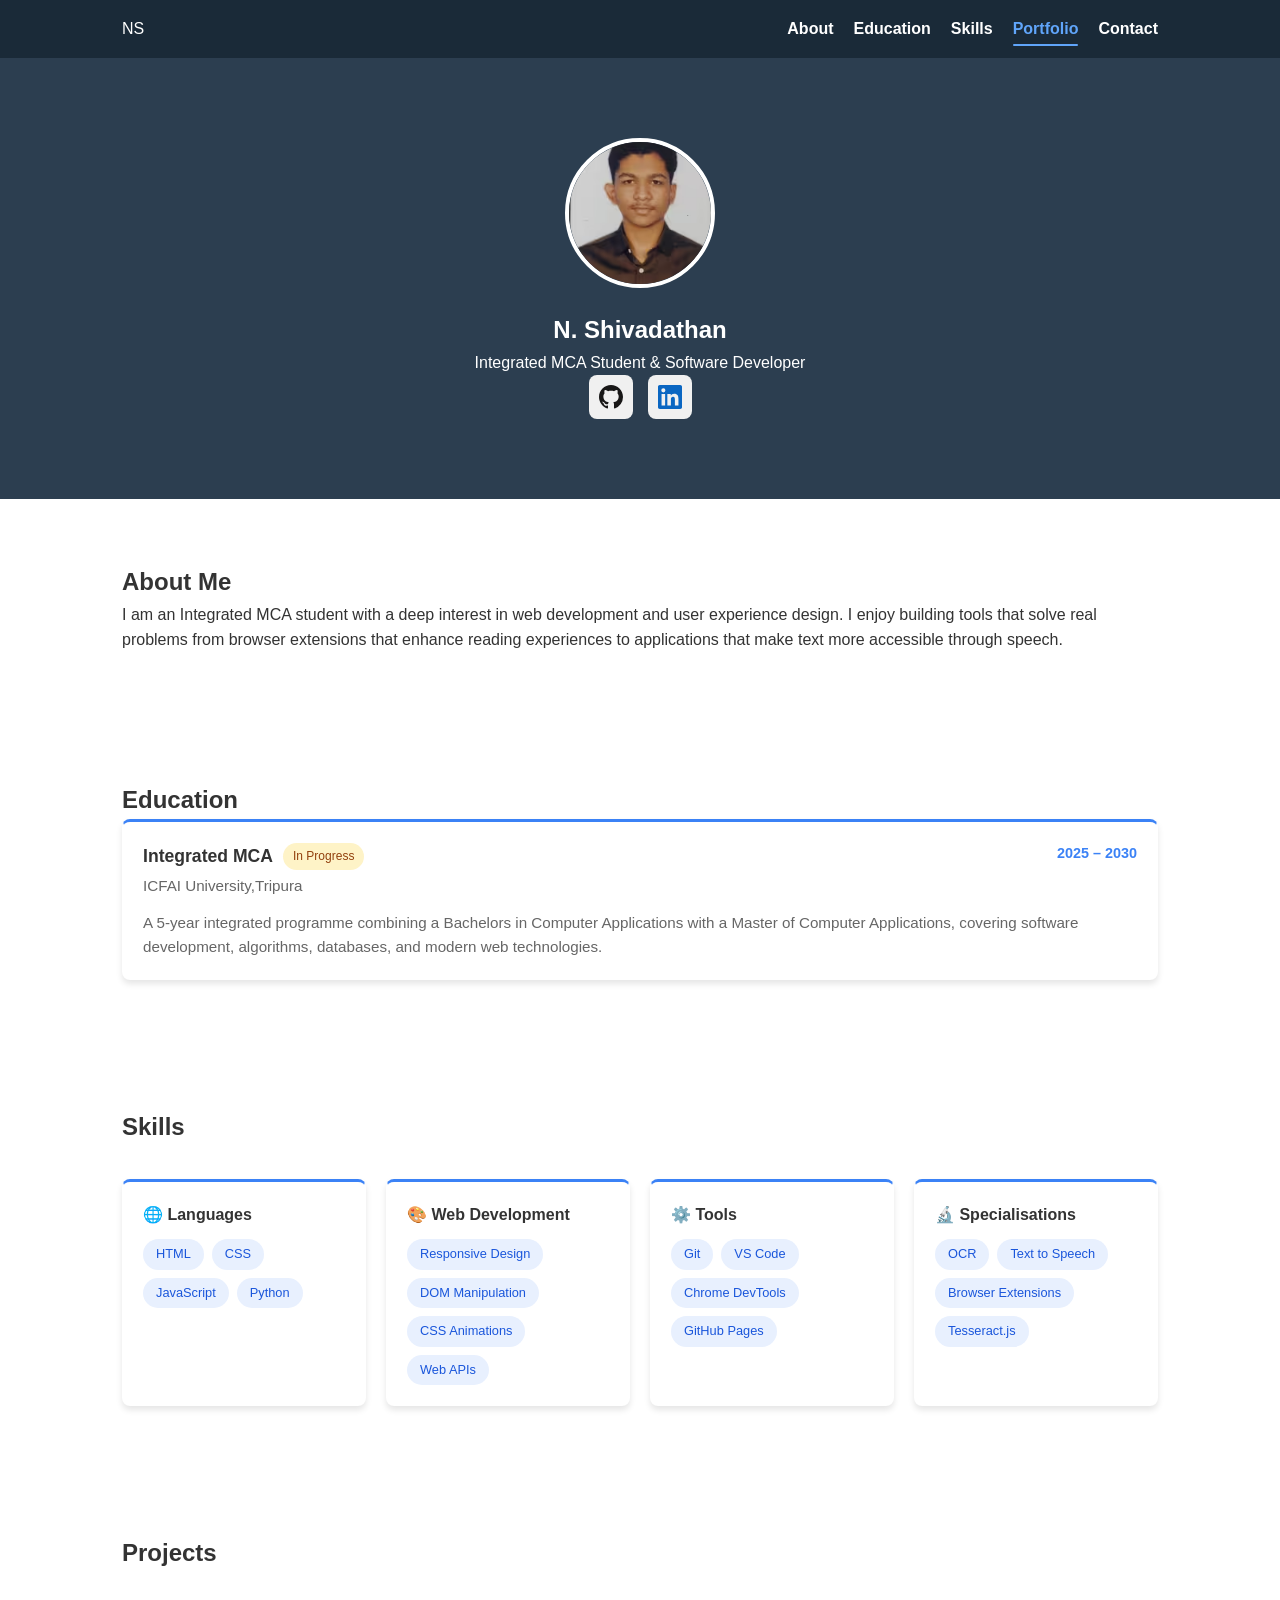
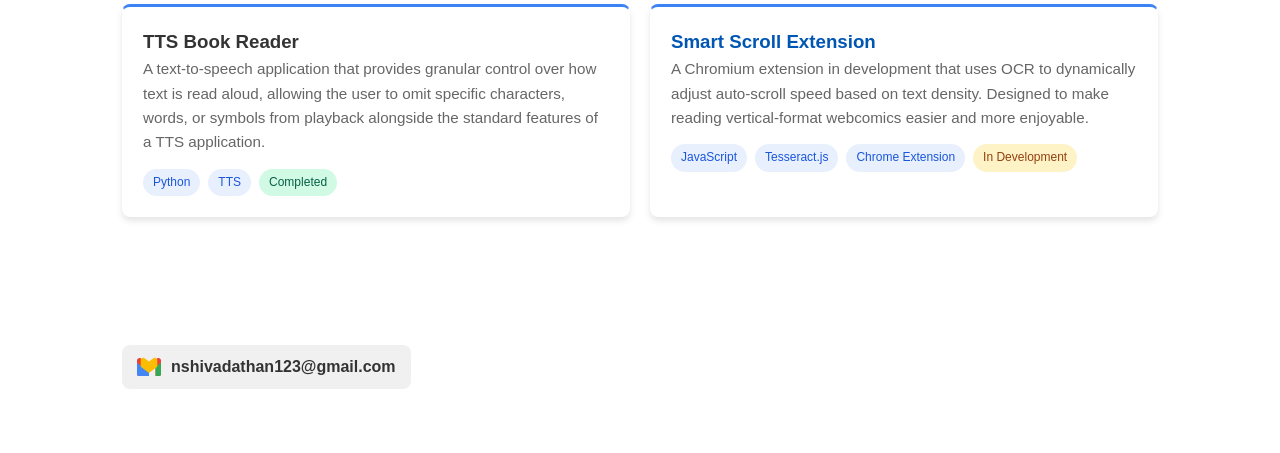
<file: index.html>
<!DOCTYPE html>
<html lang="en">

<head>
    <meta charset="UTF-8">
    <meta name="viewport" content="width=device-width, initial-scale=1.0">
    <meta name="description"
        content="Portfolio of N. Shivadathan, an Integrated MCA Student and Software Developer specializing in web development.">

    <!-- Open Graph Meta Tags -->
    <meta property="og:title" content="N. Shivadathan | Profile">
    <meta property="og:description"
        content="Portfolio of N. Shivadathan, an Integrated MCA Student and Software Developer specializing in web development.">
    <meta property="og:type" content="website">
    <meta property="og:image" content="assets/image.avif">
    <meta property="og:url" content="https://nshivadathan123-byte.github.io/portfolio/">

    <title>N. Shivadathan | Profile</title>
    <link rel="icon" type="image/svg+xml" href="assets/favicon.svg">
    <link rel="stylesheet" href="styles1.css">
    <link rel="preload" as="image" href="assets/image.avif" fetchpriority="high">
    <script src="main.js" defer></script>
</head>

<body>

    <header>
        <nav>
            <div class="logo">NS</div>
            <ul>
                <li><a href="#about">About</a></li>
                <li><a href="#education">Education</a></li>
                <li><a href="#skills">Skills</a></li>
                <li><a href="#portfolio">Portfolio</a></li>
                <li><a href="#contact">Contact</a></li>
            </ul>
        </nav>
    </header>

    <main>
        <section id="hero">
            <div class="hero-content">
                <img src="assets/image.avif" alt="N. Shivadathan" class="profile-img" width="150" height="150"
                    fetchpriority="high">
                <h1>N. Shivadathan</h1>
                <p>Integrated MCA Student &amp; Software Developer</p>
                <div class="social-links">
                    <a href="https://github.com/nshivadathan123-byte" target="_blank" rel="noopener noreferrer"
                        class="social-icon-box" title="GitHub" aria-label="Visit my GitHub profile">
                        <img src="assets/github.svg" alt="GitHub" width="24" height="24">
                    </a>
                    <a href="https://www.linkedin.com/in/nshivadathan/" target="_blank" rel="noopener noreferrer"
                        class="social-icon-box" title="LinkedIn" aria-label="Visit my LinkedIn profile">
                        <img src="assets/linkedin.svg" alt="LinkedIn" width="24" height="24">
                    </a>
                </div>
            </div>
        </section>

        <section id="about" class="container fade-in">
            <h2>About Me</h2>
            <p>I am an Integrated MCA student with a deep interest in web development and user experience design.
                I enjoy building tools that solve real problems from browser extensions that enhance reading
                experiences
                to applications that make text more accessible through speech.</p>
        </section>

        <section id="education" class="container fade-in">
            <h2>Education</h2>
            <div class="education-card card">
                <div class="edu-header">
                    <div>
                        <h3 class="edu-degree">Integrated MCA <span class="tag tag-wip">In Progress</span></h3>
                        <p class="edu-institution">ICFAI University,Tripura</p>
                    </div>
                    <span class="edu-year">2025 &ndash; 2030</span>
                </div>
                <p class="edu-description">A 5-year integrated programme combining a Bachelors in
                    Computer Applications with a Master of Computer Applications, covering software development,
                    algorithms, databases, and modern web technologies.</p>
            </div>
        </section>

        <section id="skills" class="container fade-in">
            <h2>Skills</h2>
            <ul class="skills-grid">
                <li class="card">
                    <h3 class="skill-heading">🌐 Languages</h3>
                    <div class="skill-pills">
                        <span class="pill">HTML</span>
                        <span class="pill">CSS</span>
                        <span class="pill">JavaScript</span>
                        <span class="pill">Python</span>
                    </div>
                </li>
                <li class="card">
                    <h3 class="skill-heading">🎨 Web Development</h3>
                    <div class="skill-pills">
                        <span class="pill">Responsive Design</span>
                        <span class="pill">DOM Manipulation</span>
                        <span class="pill">CSS Animations</span>
                        <span class="pill">Web APIs</span>
                    </div>
                </li>
                <li class="card">
                    <h3 class="skill-heading">⚙️ Tools</h3>
                    <div class="skill-pills">
                        <span class="pill">Git</span>
                        <span class="pill">VS Code</span>
                        <span class="pill">Chrome DevTools</span>
                        <span class="pill">GitHub Pages</span>
                    </div>
                </li>
                <li class="card">
                    <h3 class="skill-heading">🔬 Specialisations</h3>
                    <div class="skill-pills">
                        <span class="pill">OCR</span>
                        <span class="pill">Text to Speech</span>
                        <span class="pill">Browser Extensions</span>
                        <span class="pill">Tesseract.js</span>
                    </div>
                </li>
            </ul>
        </section>

        <section id="portfolio" class="container fade-in">
            <h2>Projects</h2>
            <div class="portfolio-grid">
                <div class="card project-card">
                    <h3>TTS Book Reader</h3>
                    <p>A text-to-speech application that provides granular control over how text is read aloud,
                        allowing the user to omit specific characters, words, or symbols from playback
                        alongside the standard features of a TTS application.</p>
                    <div class="tags">
                        <span class="tag">Python</span>
                        <span class="tag">TTS</span>
                        <span class="tag tag-status">Completed</span>
                    </div>
                </div>
                <div class="card project-card">
                    <h3><a href="https://github.com/nshivadathan123-byte/OCR-scroll" target="_blank"
                            rel="noopener noreferrer">Smart Scroll Extension</a></h3>
                    <p>A Chromium extension in development that uses OCR to dynamically adjust auto-scroll speed
                        based on text density. Designed to make reading vertical-format webcomics easier and more
                        enjoyable.</p>
                    <div class="tags">
                        <span class="tag">JavaScript</span>
                        <span class="tag">Tesseract.js</span>
                        <span class="tag">Chrome Extension</span>
                        <span class="tag tag-wip">In Development</span>
                    </div>
                </div>
            </div>
        </section>
    </main>

    <footer id="contact">
        <div class="container">
            <div class="social-links footer-contact">
                <div class="social-icon-box email-box">
                    <a href="mailto:nshivadathan123@gmail.com" title="Email" aria-label="Send me an email">
                        <img src="assets/gmail.svg" alt="Gmail" width="24" height="24">
                    </a>
                    <span class="email-text">nshivadathan123@gmail.com</span>
                </div>
            </div>
        </div>
    </footer>
</body>

</html>
</file>
<file: styles1.css>
:root {
    --bg-body: #ffffff;
    --bg-secondary: #f4f4f4;
    --text-main: #333333;
    --text-muted: #666666;
    --card-bg: #ffffff;
    --card-border: transparent;
    --card-shadow: rgba(0, 0, 0, 0.1);
    --card-accent: #3b82f6;
    --header-bg: #1a2a38;
    --header-text: #ffffff;
    --hero-gradient-start: #2c3e50;
    --hero-gradient-end: #34495e;
    --hero-text: #ffffff;
    --profile-border: #ffffff;
    --link-color: #0056b3;
    --link-visited: #6f42c1;
    --link-hover: #003d82;
    --nav-hover: #60a5fa;
    --social-bg: #f0f0f0;
    --social-bg-hover: #e0e0e0;
    --tag-bg: #e8f0fe;
    --tag-text: #1a56db;
    --tag-status-bg: #d1fae5;
    --tag-status-text: #065f46;
    --tag-wip-bg: #fef3c7;
    --tag-wip-text: #92400e;
}

@media (prefers-color-scheme: dark) {
    :root {
        --bg-body: #121212;
        --bg-secondary: #1e1e1e;
        --text-main: #e0e0e0;
        --text-muted: #999999;
        --card-bg: #252525;
        --card-border: #333333;
        --card-shadow: rgba(0, 0, 0, 0.5);
        --card-accent: #60a5fa;
        --header-bg: #060e1a;
        --hero-gradient-start: #0f172a;
        --hero-gradient-end: #1e293b;
        --hero-text: #e0e0e0;
        --profile-border: #444444;
        --link-color: #64b5f6;
        --link-visited: #ea80fc;
        --link-hover: #90caf9;
        --nav-hover: #90caf9;
        --social-bg: #1a1a1a;
        --social-bg-hover: #000000;
        --tag-bg: #1e3a5f;
        --tag-text: #93c5fd;
        --tag-status-bg: #064e3b;
        --tag-status-text: #6ee7b7;
        --tag-wip-bg: #78350f;
        --tag-wip-text: #fde68a;
    }

    .social-icon-box img[alt="GitHub"] {
        filter: invert(1);
    }
}

* {
    margin: 0;
    padding: 0;
    box-sizing: border-box;
    font-family: 'Segoe UI', Tahoma, Geneva, Verdana, sans-serif;
}

html {
    scroll-behavior: smooth;
}

section[id],
footer[id] {
    scroll-margin-top: 70px;
}

body {
    line-height: 1.6;
    color: var(--text-main);
    background-color: var(--bg-body);
    transition: background-color 0.3s, color 0.3s;
}

a {
    color: var(--link-color);
    text-decoration: none;
    transition: color 0.3s ease;
}

a:visited {
    color: var(--link-visited);
}

a:hover {
    color: var(--link-hover);
    text-decoration: underline;
}

.container {
    padding: 4rem 2rem;
    max-width: 1100px;
    margin: auto;
}

.bg-light {
    background-color: var(--bg-secondary);
}

header {
    background: var(--header-bg);
    color: var(--header-text);
    padding: 1rem 0;
    position: sticky;
    top: 0;
    z-index: 1000;
}

nav {
    display: flex;
    justify-content: space-between;
    align-items: center;
    max-width: 1100px;
    margin: auto;
    padding: 0 2rem;
}

nav ul {
    display: flex;
    list-style: none;
}

nav ul li a,
nav ul li a:visited {
    color: var(--header-text);
    text-decoration: none;
    margin-left: 20px;
    font-weight: bold;
    display: inline-block;
    transition: transform 0.3s ease, color 0.3s ease;
}

nav ul li a:hover {
    transform: translateY(-2px);
    color: var(--nav-hover);
    text-decoration: none;
}

nav ul li a.active {
    color: var(--nav-hover);
    position: relative;
}

nav ul li a.active::after {
    content: '';
    position: absolute;
    bottom: -4px;
    left: 0;
    width: 100%;
    height: 2px;
    background-color: var(--nav-hover);
    border-radius: 1px;
}



#hero {
    background: var(--hero-gradient-start);
    color: var(--hero-text);
    text-align: center;
    padding: 5rem 2rem;
}

.profile-img {
    width: 150px;
    height: 150px;
    border-radius: 50%;
    border: 4px solid var(--profile-border);
    margin-bottom: 1rem;
    object-fit: cover;
}


.social-links {
    display: flex;
    justify-content: center;
    gap: 15px;
}

.social-icon-box {
    display: flex;
    align-items: center;
    justify-content: center;
    width: 44px;
    height: 44px;
    background-color: var(--social-bg);
    border-radius: 8px;
    transition: transform 0.3s ease, background-color 0.3s ease;
    cursor: pointer;
}

.social-icon-box:hover {
    transform: translateY(-3px);
    background-color: var(--social-bg-hover);
}

.email-box {
    width: auto;
    padding: 0 15px;
    gap: 10px;
}

.email-text {
    font-weight: bold;
}

.card {
    background: var(--card-bg);
    padding: 20px;
    border-radius: 8px;
    box-shadow: 0 4px 6px var(--card-shadow);
    transition: transform 0.3s, box-shadow 0.3s;
    border: 1px solid var(--card-border);
    border-top: 3px solid var(--card-accent);
}

.skill-heading {
    font-size: 1rem;
    font-weight: 600;
    margin-bottom: 12px;
    color: var(--text-main);
}

.skill-pills {
    display: flex;
    flex-wrap: wrap;
    gap: 8px;
}

.pill {
    display: inline-block;
    padding: 4px 12px;
    font-size: 0.8rem;
    font-weight: 500;
    border-radius: 20px;
    background-color: var(--tag-bg);
    color: var(--tag-text);
    border: 1px solid transparent;
    transition: background-color 0.2s ease, transform 0.2s ease;
}

.pill:hover {
    transform: translateY(-2px);
    background-color: var(--card-accent);
    color: #ffffff;
}

.card p {
    color: var(--text-muted);
    font-size: 0.95rem;
}


.edu-header {
    display: flex;
    justify-content: space-between;
    align-items: flex-start;
    flex-wrap: wrap;
    gap: 10px;
    margin-bottom: 12px;
}

.edu-degree {
    font-size: 1.1rem;
    font-weight: 600;
    display: flex;
    align-items: center;
    gap: 10px;
    flex-wrap: wrap;
}

.edu-institution {
    color: var(--text-muted);
    font-size: 0.95rem;
    margin-top: 4px;
}

.edu-year {
    font-size: 0.9rem;
    font-weight: 600;
    color: var(--card-accent);
    white-space: nowrap;
}

.edu-description {
    color: var(--text-muted);
    font-size: 0.95rem;
    line-height: 1.6;
}

.skills-grid {
    display: grid;
    grid-template-columns: repeat(auto-fit, minmax(200px, 1fr));
    gap: 20px;
    margin-top: 2rem;
    list-style: none;
}

.portfolio-grid {
    display: grid;
    grid-template-columns: repeat(auto-fit, minmax(250px, 1fr));
    gap: 20px;
    margin-top: 2rem;
}

.project-card {
    cursor: pointer;
}

.project-card:hover {
    transform: translateY(-5px);
    box-shadow: 0 8px 20px var(--card-shadow);
}

.tags {
    display: flex;
    flex-wrap: wrap;
    gap: 8px;
    margin-top: 14px;
}

.tag {
    display: inline-block;
    padding: 4px 10px;
    font-size: 0.75rem;
    font-weight: 500;
    border-radius: 20px;
    background-color: var(--tag-bg);
    color: var(--tag-text);
}

.tag-status {
    background-color: var(--tag-status-bg);
    color: var(--tag-status-text);
}

.tag-wip {
    background-color: var(--tag-wip-bg);
    color: var(--tag-wip-text);
}

.footer-contact {
    justify-content: flex-start;
    align-items: center;
}

.footer-contact a {
    display: flex;
    align-items: center;
}

.fade-in {
    opacity: 0;
    transform: translateY(20px);
    transition: opacity 0.6s ease-out, transform 0.6s ease-out;
}

.fade-in.visible {
    opacity: 1;
    transform: translateY(0);
}

@media (prefers-reduced-motion: reduce) {
    html {
        scroll-behavior: auto;
    }

    .fade-in {
        opacity: 1;
        transform: none;
        transition: none;
    }
}

@media (max-width: 768px) {
    nav {
        flex-direction: column;
        gap: 0.5rem;
        padding: 0.75rem 1.5rem;
    }

    nav ul {
        flex-wrap: wrap;
        justify-content: center;
        gap: 4px;
    }

    nav ul li a,
    nav ul li a:visited {
        margin: 0;
        padding: 4px 8px;
        font-size: 0.85rem;
    }

    .container {
        padding: 2rem 1.5rem;
    }

    #hero {
        padding: 3rem 1.5rem;
    }

    .profile-img {
        width: 120px;
        height: 120px;
    }

    .social-links {
        flex-wrap: wrap;
        justify-content: center;
    }

    .email-box {
        padding: 0 10px;
    }

    .email-text {
        font-size: 0.9rem;
        word-break: break-all;
    }
}
</file>
